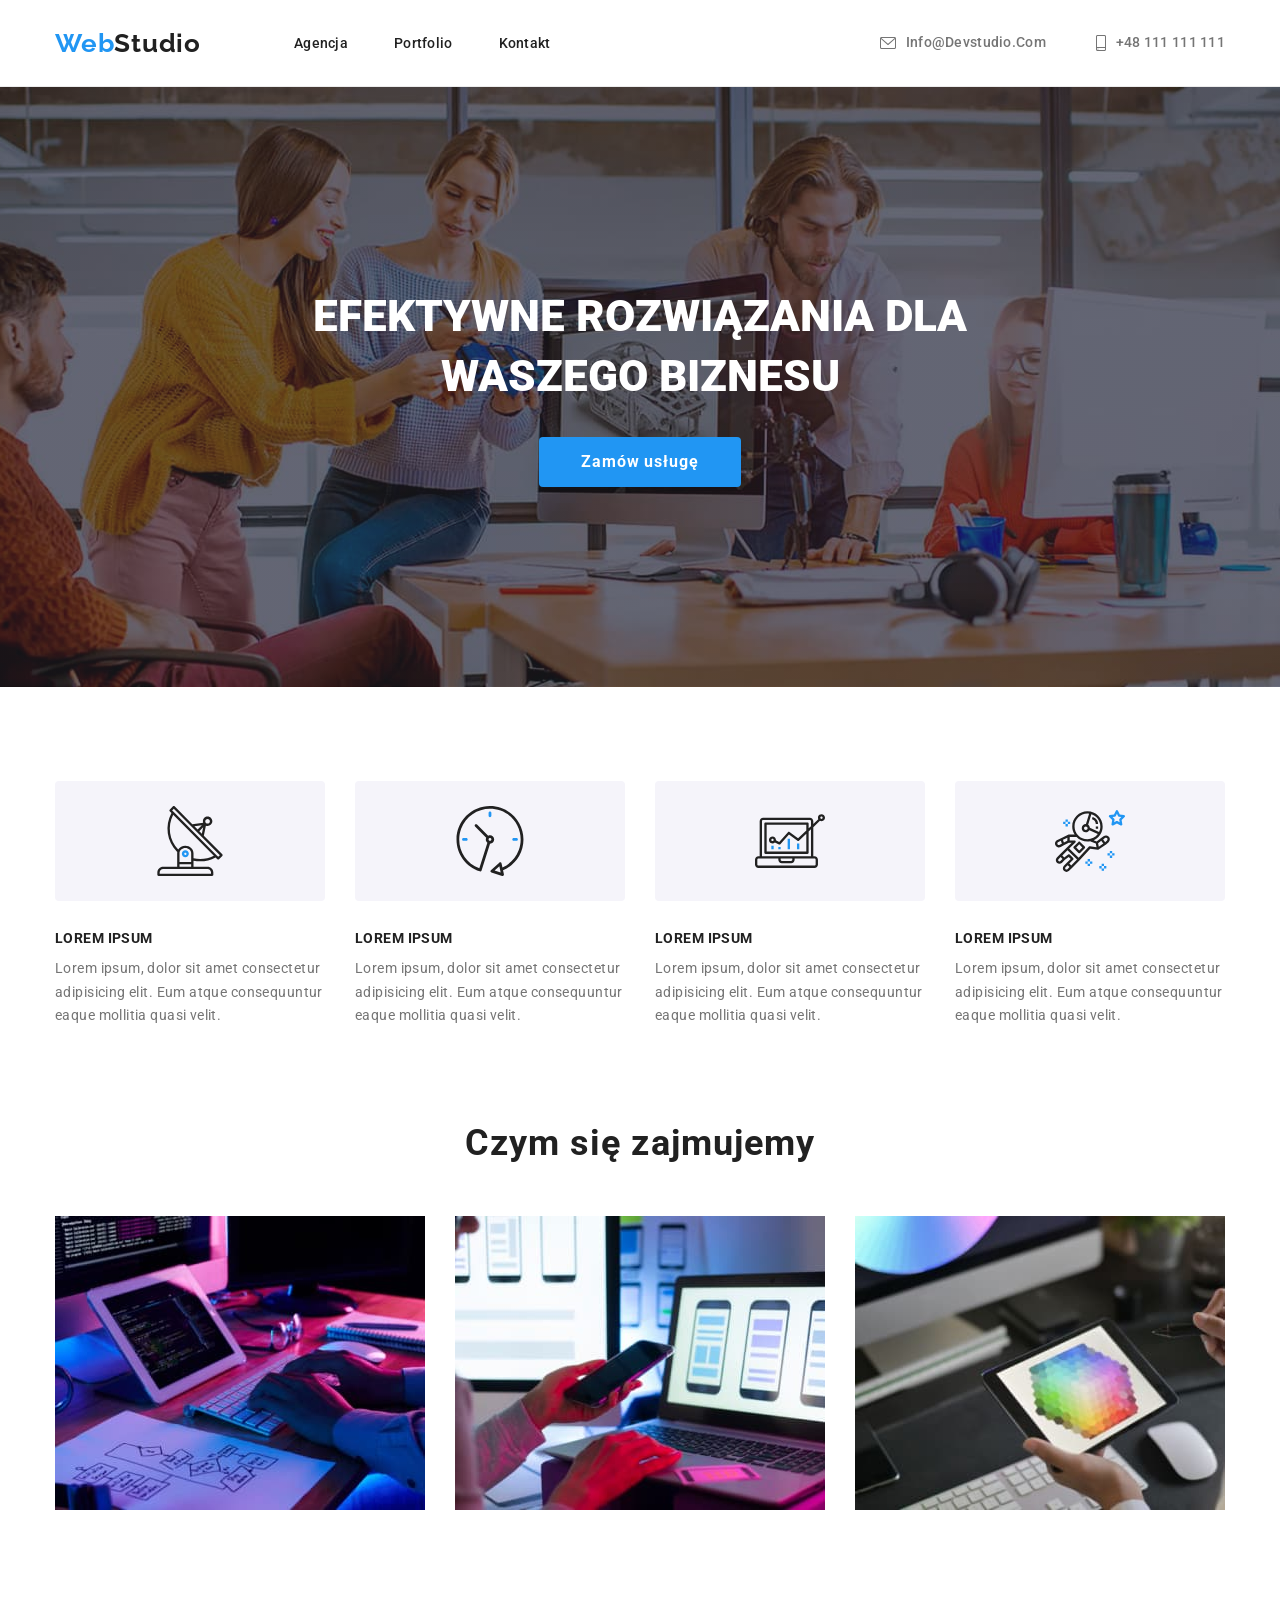
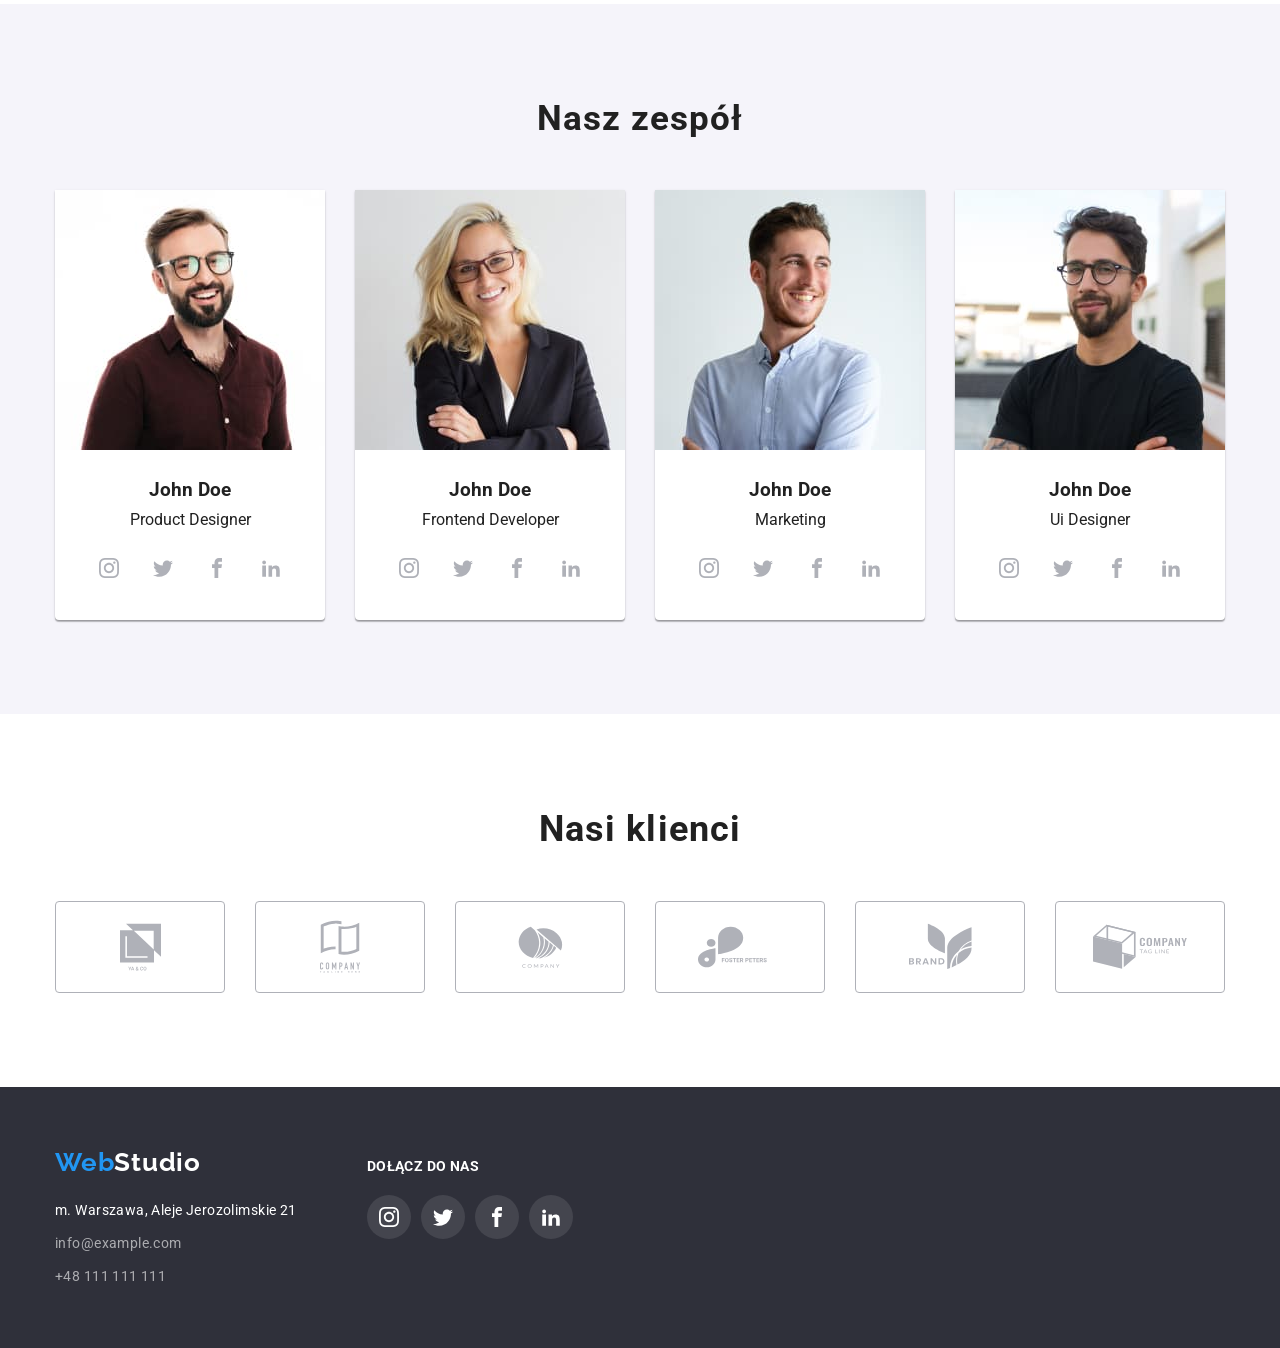
<file: index.html>
<!DOCTYPE html>
<html lang="pl">
  <head>
    <meta charset="UTF-8" />
    <meta name="viewport" content="width=device-width, initial-scale=1.0" />

    <!-- Modern normalize -->
    <link
      rel="stylesheet"
      href="https://cdnjs.cloudflare.com/ajax/libs/modern-normalize/1.0.0/modern-normalize.min.css"
    />

    <!-- Google fonts -->
    <link rel="preconnect" href="https://fonts.googleapis.com" />
    <link rel="preconnect" href="https://fonts.gstatic.com" crossorigin />
    <link
      href="https://fonts.googleapis.com/css2?family=Raleway:wght@700&family=Roboto:wght@400;500;700;900&display=swap"
      rel="stylesheet"
    />

    <!-- CSS -->
    <link rel="stylesheet" href="css/styles.css" />

    <!-- Page title -->
    <title>Web Studio</title>
  </head>

  <body>
    <header class="header">
      <div class="container">
        <div class="header-menu">
          <div class="header-menu-list">
            <!-- Logo -->
            <a class="header-menu-logo" href="index.html"><span>Web</span>Studio</a>

            <!-- Main navigation -->
            <nav>
              <ul class="header-menu-list-nav">
                <li class="header-menu-list-nav-item"><a class="header-menu-list-nav-link" href="">Agencja</a></li>
                <li class="header-menu-list-nav-item">
                  <a class="header-menu-list-nav-link" href="portfolio.html">Portfolio</a>
                </li>
                <li class="header-menu-list-nav-item"><a class="header-menu-list-nav-link" href="">Kontakt</a></li>
              </ul>
            </nav>
          </div>

          <!-- Contact -->
          <ul class="header-menu-list-contact">
            <li class="header-menu-list-contact-item">
              <a class="header-menu-list-contact-link" href="mailto:info@devstudio.com"
                ><svg class="icon envelope"><use href="images/icons.svg#icon-envelope"></use></svg>info@devstudio.com</a
              >
            </li>
            <li class="header-menu-list-contact-item">
              <a class="header-menu-list-contact-link" href="tel:+48111111111"
                ><svg class="icon smartphone"><use href="images/icons.svg#icon-smartphone"></use></svg>+48 111 111
                111</a
              >
            </li>
          </ul>
        </div>
      </div>
    </header>

    <main>
      <section class="hero">
        <div class="hero-image">
          <div class="container">
            <h1 class="hero-heading">Efektywne rozwiązania dla waszego biznesu</h1>
            <button class="hero-button" type="button">Zamów usługę</button>
          </div>
        </div>
      </section>

      <section class="section">
        <div class="container">
          <ul class="testimonials-list">
            <li class="testimonials-list-item">
              <div class="testimonials-list-item-thumbnail">
                <svg class="testimonials-list-item-thumbnail-icon">
                  <use href="images/icons.svg#icon-antenna"></use>
                </svg>
              </div>
              <h3 class="testimonials-item-heading">Lorem ipsum</h3>
              <p class="testimonials-item-text">
                Lorem ipsum, dolor sit amet consectetur adipisicing elit. Eum atque consequuntur eaque mollitia quasi
                velit.
              </p>
            </li>
            <li class="testimonials-list-item">
              <div class="testimonials-list-item-thumbnail">
                <svg class="testimonials-list-item-thumbnail-icon">
                  <use href="images/icons.svg#icon-clock"></use>
                </svg>
              </div>
              <h3 class="testimonials-item-heading">Lorem ipsum</h3>
              <p class="testimonials-item-text">
                Lorem ipsum, dolor sit amet consectetur adipisicing elit. Eum atque consequuntur eaque mollitia quasi
                velit.
              </p>
            </li>
            <li class="testimonials-list-item">
              <div class="testimonials-list-item-thumbnail">
                <svg class="testimonials-list-item-thumbnail-icon">
                  <use href="images/icons.svg#icon-diagram"></use>
                </svg>
              </div>
              <h3 class="testimonials-item-heading">Lorem ipsum</h3>
              <p class="testimonials-item-text">
                Lorem ipsum, dolor sit amet consectetur adipisicing elit. Eum atque consequuntur eaque mollitia quasi
                velit.
              </p>
            </li>
            <li class="testimonials-list-item">
              <div class="testimonials-list-item-thumbnail">
                <svg class="testimonials-list-item-thumbnail-icon">
                  <use href="images/icons.svg#icon-astronaut"></use>
                </svg>
              </div>
              <h3 class="testimonials-item-heading">Lorem ipsum</h3>
              <p class="testimonials-item-text">
                Lorem ipsum, dolor sit amet consectetur adipisicing elit. Eum atque consequuntur eaque mollitia quasi
                velit.
              </p>
            </li>
          </ul>

          <h2 class="services-heading">Czym się zajmujemy</h2>
          <ul class="services-list">
            <li class="services-list-item">
              <img
                class="services-list-item-image"
                src="images/close-up-image-programer-working-his-desk-office_1098-18707.jpg"
                alt="Close up image programer"
              />
            </li>
            <li class="services-list-item">
              <img
                class="services-list-item-image"
                src="images/web-ui-designers-are-developing-application-smartphones-team-creators-is-working-interface-mobile-phones_8119-2713.jpg"
                alt="Designer is developing smartphone application"
              />
            </li>
            <li class="services-list-item">
              <img
                class="services-list-item-image"
                src="images/creative-artist-web-design-with-working-colour-selection-graphic-tablet_35674-1119.jpg"
                alt="Creative artist with web design with working colour selection graphic tablet"
              />
            </li>
          </ul>
        </div>
      </section>

      <section class="section team">
        <div class="container">
          <h2 class="team-heading">Nasz zespół</h2>
          <ul class="team-list">
            <li class="team-list-item">
              <figure>
                <img
                  class="team-list-image"
                  src="images/john-doe-product-designer.jpg"
                  alt="John Doe product designer"
                />

                <figcaption>
                  <h3 class="team-list-item-heading">John Doe</h3>
                  <p class="team-list-item-text">Product Designer</p>

                  <!-- social links-->
                  <ul class="team-list-item-social-list">
                    <li>
                      <a class="team-list-item-social-list-item" href="">
                        <svg class="team-list-item-social-list-item-icon">
                          <use href="images/icons.svg#icon-instagram"></use></svg
                      ></a>
                    </li>
                    <li>
                      <a class="team-list-item-social-list-item" href="">
                        <svg class="team-list-item-social-list-item-icon">
                          <use href="images/icons.svg#icon-twitter"></use></svg
                      ></a>
                    </li>
                    <li>
                      <a class="team-list-item-social-list-item" href="">
                        <svg class="team-list-item-social-list-item-icon">
                          <use href="images/icons.svg#icon-facebook"></use></svg
                      ></a>
                    </li>
                    <li>
                      <a class="team-list-item-social-list-item" href="">
                        <svg class="team-list-item-social-list-item-icon">
                          <use href="images/icons.svg#icon-linkedin"></use></svg
                      ></a>
                    </li>
                  </ul>
                </figcaption>
              </figure>
            </li>
            <li class="team-list-item">
              <figure>
                <img
                  class="team-list-image"
                  src="images/john-doe-frontend-developer.jpg"
                  alt="John Doe frontend developer"
                />

                <figcaption>
                  <h3 class="team-list-item-heading">John Doe</h3>
                  <p class="team-list-item-text">Frontend Developer</p>

                  <!-- social links-->
                  <ul class="team-list-item-social-list">
                    <li>
                      <a class="team-list-item-social-list-item" href="">
                        <svg class="team-list-item-social-list-item-icon">
                          <use href="images/icons.svg#icon-instagram"></use></svg
                      ></a>
                    </li>
                    <li>
                      <a class="team-list-item-social-list-item" href="">
                        <svg class="team-list-item-social-list-item-icon">
                          <use href="images/icons.svg#icon-twitter"></use></svg
                      ></a>
                    </li>
                    <li>
                      <a class="team-list-item-social-list-item" href="">
                        <svg class="team-list-item-social-list-item-icon">
                          <use href="images/icons.svg#icon-facebook"></use></svg
                      ></a>
                    </li>
                    <li>
                      <a class="team-list-item-social-list-item" href="">
                        <svg class="team-list-item-social-list-item-icon">
                          <use href="images/icons.svg#icon-linkedin"></use></svg
                      ></a>
                    </li>
                  </ul>
                </figcaption>
              </figure>
            </li>
            <li class="team-list-item">
              <figure>
                <img class="team-list-image" src="images/john-doe-marketing.jpg" alt="John Doe marketing" />

                <figcaption>
                  <h3 class="team-list-item-heading">John Doe</h3>
                  <p class="team-list-item-text">Marketing</p>

                  <!-- social links-->
                  <ul class="team-list-item-social-list">
                    <li>
                      <a class="team-list-item-social-list-item" href="">
                        <svg class="team-list-item-social-list-item-icon">
                          <use href="images/icons.svg#icon-instagram"></use></svg
                      ></a>
                    </li>
                    <li>
                      <a class="team-list-item-social-list-item" href="">
                        <svg class="team-list-item-social-list-item-icon">
                          <use href="images/icons.svg#icon-twitter"></use></svg
                      ></a>
                    </li>
                    <li>
                      <a class="team-list-item-social-list-item" href="">
                        <svg class="team-list-item-social-list-item-icon">
                          <use href="images/icons.svg#icon-facebook"></use></svg
                      ></a>
                    </li>
                    <li>
                      <a class="team-list-item-social-list-item" href="">
                        <svg class="team-list-item-social-list-item-icon">
                          <use href="images/icons.svg#icon-linkedin"></use></svg
                      ></a>
                    </li>
                  </ul>
                </figcaption>
              </figure>
            </li>
            <li class="team-list-item">
              <figure>
                <img class="team-list-image" src="images/john-doe-ui-designer.jpg" alt="John Doe Ui designer" />

                <figcaption>
                  <h3 class="team-list-item-heading">John Doe</h3>
                  <p class="team-list-item-text">Ui Designer</p>

                  <!-- social links-->
                  <ul class="team-list-item-social-list">
                    <li>
                      <a class="team-list-item-social-list-item" href="">
                        <svg class="team-list-item-social-list-item-icon">
                          <use href="images/icons.svg#icon-instagram"></use></svg
                      ></a>
                    </li>
                    <li>
                      <a class="team-list-item-social-list-item" href="">
                        <svg class="team-list-item-social-list-item-icon">
                          <use href="images/icons.svg#icon-twitter"></use></svg
                      ></a>
                    </li>
                    <li>
                      <a class="team-list-item-social-list-item" href="">
                        <svg class="team-list-item-social-list-item-icon">
                          <use href="images/icons.svg#icon-facebook"></use></svg
                      ></a>
                    </li>
                    <li>
                      <a class="team-list-item-social-list-item" href="">
                        <svg class="team-list-item-social-list-item-icon">
                          <use href="images/icons.svg#icon-linkedin"></use></svg
                      ></a>
                    </li>
                  </ul>
                </figcaption>
              </figure>
            </li>
          </ul>
        </div>
      </section>

      <section class="section">
        <div class="container">
          <h2 class="clients-heading">Nasi klienci</h2>
          <ul class="clients-list">
            <li>
              <a class="clients-list-item" href="">
                <svg class="clients-list-item-icon company01">
                  <use href="images/icons.svg#client-icon-company-01"></use></svg
              ></a>
            </li>
            <li>
              <a class="clients-list-item" href="">
                <svg class="clients-list-item-icon company02">
                  <use href="images/icons.svg#client-icon-company-02"></use></svg
              ></a>
            </li>
            <li>
              <a class="clients-list-item" href="">
                <svg class="clients-list-item-icon company03">
                  <use href="images/icons.svg#client-icon-company-03"></use></svg
              ></a>
            </li>
            <li>
              <a class="clients-list-item" href="">
                <svg class="clients-list-item-icon company04">
                  <use href="images/icons.svg#client-icon-company-04"></use></svg
              ></a>
            </li>
            <li>
              <a class="clients-list-item" href="">
                <svg class="clients-list-item-icon company05">
                  <use href="images/icons.svg#client-icon-company-05"></use></svg
              ></a>
            </li>
            <li>
              <a class="clients-list-item" href="">
                <svg class="clients-list-item-icon company06">
                  <use href="images/icons.svg#client-icon-company-06"></use></svg
              ></a>
            </li>
          </ul>
        </div>
      </section>
    </main>

    <footer class="footer">
      <div class="container footer-flex">
        <div class="footer-address">
          <!-- Logo -->
          <a class="footer-logo" href="index.html"><span>Web</span>Studio</a>
          <!-- Contact -->
          <address>
            <ul>
              <li class="footer-text">m. Warszawa, Aleje Jerozolimskie 21</li>
              <li class="footer-text"><a class="footer-link" href="mailto:info@example.com">info@example.com</a></li>
              <li class="footer-text"><a class="footer-link" href="tel:+48111111111">+48 111 111 111</a></li>
            </ul>
          </address>
        </div>
        <section class="footer-join-us">
          <h3 class="footer-h3">Dołącz do nas</h3>
          <!-- social links-->
          <ul class="footer-social-list">
            <li>
              <a class="footer-social-list-item" href="">
                <svg class="footer-social-list-item-icon">
                  <use href="images/icons.svg#icon-instagram"></use></svg
              ></a>
            </li>
            <li>
              <a class="footer-social-list-item" href="">
                <svg class="footer-social-list-item-icon">
                  <use href="images/icons.svg#icon-twitter"></use></svg
              ></a>
            </li>
            <li>
              <a class="footer-social-list-item" href=""
                ><svg class="footer-social-list-item-icon">
                  <use href="images/icons.svg#icon-facebook"></use></svg
              ></a>
            </li>
            <li>
              <a class="footer-social-list-item" href="">
                <svg class="footer-social-list-item-icon">
                  <use href="images/icons.svg#icon-linkedin"></use></svg
              ></a>
            </li>
          </ul>
        </section>
      </div>
    </footer>
  </body>
</html>
</file>
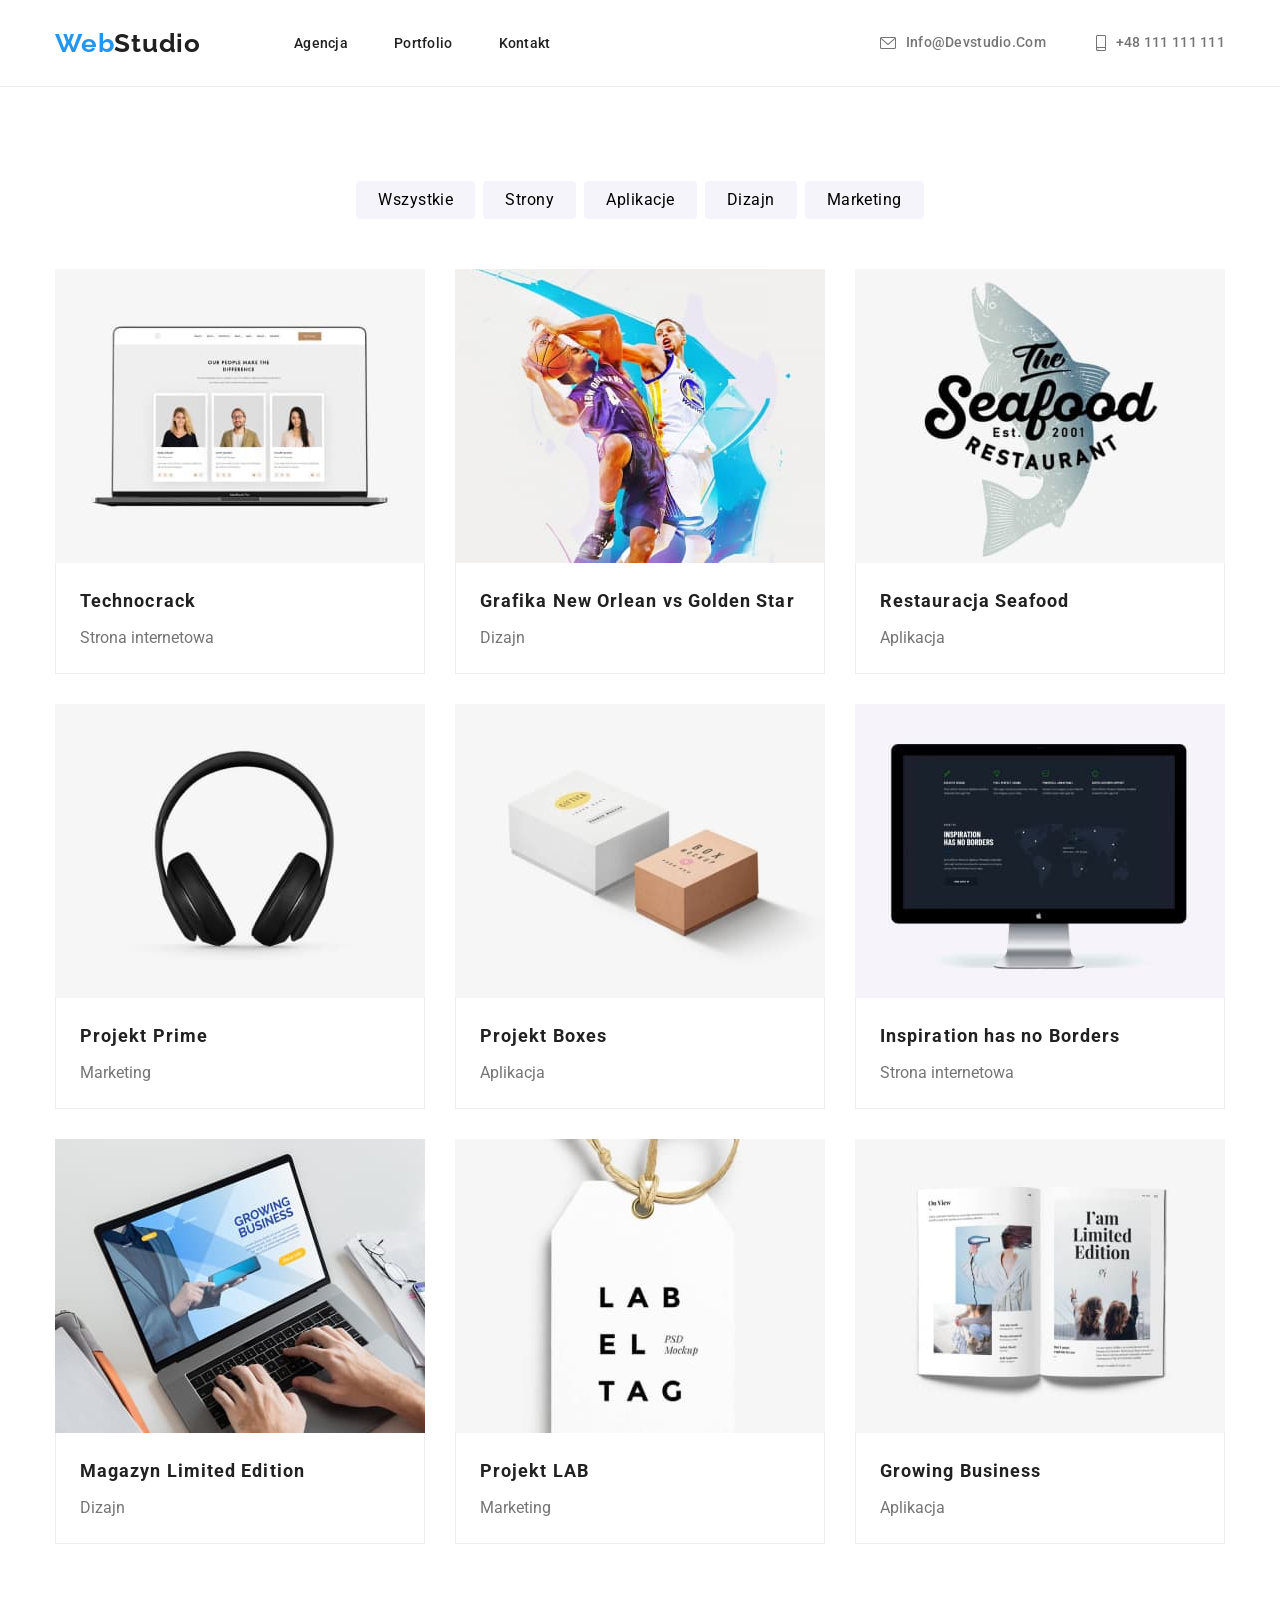
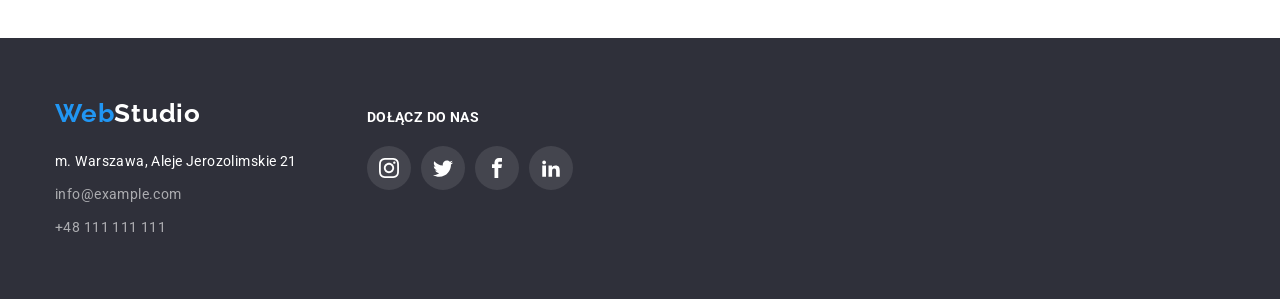
<file: portfolio.html>
<!DOCTYPE html>
<html lang="pl">
  <head>
    <meta charset="UTF-8" />
    <meta name="viewport" content="width=device-width, initial-scale=1.0" />

    <!-- Modern normalize -->
    <link
      rel="stylesheet"
      href="https://cdnjs.cloudflare.com/ajax/libs/modern-normalize/1.0.0/modern-normalize.min.css"
    />

    <!-- Google fonts -->
    <link rel="preconnect" href="https://fonts.googleapis.com" />
    <link rel="preconnect" href="https://fonts.gstatic.com" crossorigin />
    <link
      href="https://fonts.googleapis.com/css2?family=Raleway:wght@700&family=Roboto:wght@400;500;700;900&display=swap"
      rel="stylesheet"
    />

    <!-- CSS -->
    <link rel="stylesheet" href="css/styles.css" />

    <!-- Page title -->
    <title>Web Studio</title>
  </head>

  <body>
    <header class="header">
      <div class="container">
        <div class="header-menu">
          <div class="header-menu-list">
            <!-- Logo -->
            <a class="header-menu-logo" href="index.html"><span>Web</span>Studio</a>

            <!-- Main navigation -->
            <nav>
              <ul class="header-menu-list-nav">
                <li class="header-menu-list-nav-item"><a class="header-menu-list-nav-link" href="">Agencja</a></li>
                <li class="header-menu-list-nav-item">
                  <a class="header-menu-list-nav-link" href="portfolio.html">Portfolio</a>
                </li>
                <li class="header-menu-list-nav-item"><a class="header-menu-list-nav-link" href="">Kontakt</a></li>
              </ul>
            </nav>
          </div>

          <!-- Contact -->
          <ul class="header-menu-list-contact">
            <li class="header-menu-list-contact-item">
              <a class="header-menu-list-contact-link" href="mailto:info@devstudio.com"
                ><svg class="icon envelope"><use href="images/icons.svg#icon-envelope"></use></svg>info@devstudio.com</a
              >
            </li>
            <li class="header-menu-list-contact-item">
              <a class="header-menu-list-contact-link" href="tel:+48111111111"
                ><svg class="icon smartphone"><use href="images/icons.svg#icon-smartphone"></use></svg>+48 111 111
                111</a
              >
            </li>
          </ul>
        </div>
      </div>
    </header>

    <main>
      <div class="container">
        <!-- portfolio -->
        <section class="section">
          <!-- portfolio filter buttons -->
          <section>
            <ul class="portfolio-filter-list">
              <li class="portfolio-filter-item">
                <button class="portfolio-filter-button" type="button">Wszystkie</button>
              </li>
              <li class="portfolio-filter-item">
                <button class="portfolio-filter-button" type="button">Strony</button>
              </li>
              <li class="portfolio-filter-item">
                <button class="portfolio-filter-button" type="button">Aplikacje</button>
              </li>
              <li class="portfolio-filter-item">
                <button class="portfolio-filter-button" type="button">Dizajn</button>
              </li>
              <li class="portfolio-filter-item">
                <button class="portfolio-filter-button" type="button">Marketing</button>
              </li>
            </ul>
          </section>

          <!-- portoflio content -->
          <section class="portfolio">
            <ul class="portfolio-list">
              <li>
                <a class="portfolio-list-item" href="">
                  <figure>
                    <img
                      class="portfolio-list-item-image"
                      src="images/portfolio1.jpg"
                      alt="Laptop ze stroną internetową na ekranie."
                    />
                    <figcaption>
                      <h3 class="portfolio-list-item-heading">Technocrack</h3>
                      <p class="portfolio-list-item-text">Strona internetowa</p>
                    </figcaption>
                  </figure>
                </a>
              </li>
              <li>
                <a class="portfolio-list-item" href="">
                  <figure>
                    <img
                      class="portfolio-list-item-image"
                      src="images/portfolio2.jpg"
                      alt="Grafika dwóch skaczących zawodników NBA"
                    />
                    <figcaption>
                      <h3 class="portfolio-list-item-heading">Grafika New Orlean vs Golden Star</h3>
                      <p class="portfolio-list-item-text">Dizajn</p>
                    </figcaption>
                  </figure>
                </a>
              </li>
              <li>
                <a class="portfolio-list-item" href="">
                  <figure>
                    <img
                      class="portfolio-list-item-image"
                      src="images/portfolio3.jpg"
                      alt="Aplikacja dla restauracji podającej owoce morza"
                    />
                    <figcaption>
                      <h3 class="portfolio-list-item-heading">Restauracja Seafood</h3>
                      <p class="portfolio-list-item-text">Aplikacja</p>
                    </figcaption>
                  </figure></a
                >
              </li>
              <li>
                <a class="portfolio-list-item" href="">
                  <figure>
                    <img
                      class="portfolio-list-item-image"
                      src="images/portfolio4.jpg"
                      alt="Słuchawki nauszne od frontu"
                    />
                    <figcaption>
                      <h3 class="portfolio-list-item-heading">Projekt Prime</h3>
                      <p class="portfolio-list-item-text">Marketing</p>
                    </figcaption>
                  </figure></a
                >
              </li>
              <li>
                <a class="portfolio-list-item" href="">
                  <figure>
                    <img
                      class="portfolio-list-item-image"
                      src="images/portfolio5.jpg"
                      alt="Grafika przedstawiająca dwa pudełka"
                    />
                    <figcaption>
                      <h3 class="portfolio-list-item-heading">Projekt Boxes</h3>
                      <p class="portfolio-list-item-text">Aplikacja</p>
                    </figcaption>
                  </figure></a
                >
              </li>
              <li>
                <a class="portfolio-list-item" href="">
                  <figure>
                    <img
                      class="portfolio-list-item-image"
                      src="images/portfolio6.jpg"
                      alt="Strona internetowa pokazywana na komputerze iMac"
                    />
                    <figcaption>
                      <h3 class="portfolio-list-item-heading">Inspiration has no Borders</h3>
                      <p class="portfolio-list-item-text">Strona internetowa</p>
                    </figcaption>
                  </figure></a
                >
              </li>
              <li>
                <a class="portfolio-list-item" href="">
                  <figure>
                    <img
                      class="portfolio-list-item-image"
                      src="images/portfolio7.jpg"
                      alt="Otwarty papierowy magazyn na szarym tle widziany z góry"
                    />
                    <figcaption>
                      <h3 class="portfolio-list-item-heading">Magazyn Limited Edition</h3>
                      <p class="portfolio-list-item-text">Dizajn</p>
                    </figcaption>
                  </figure></a
                >
              </li>
              <li>
                <a class="portfolio-list-item" href="">
                  <figure>
                    <img
                      class="portfolio-list-item-image"
                      src="images/portfolio8.jpg"
                      alt="Projekt zawieszki z widocznym napisem Label Tag"
                    />
                    <figcaption>
                      <h3 class="portfolio-list-item-heading">Projekt LAB</h3>
                      <p class="portfolio-list-item-text">Marketing</p>
                    </figcaption>
                  </figure></a
                >
              </li>
              <li>
                <a class="portfolio-list-item" href="">
                  <figure>
                    <img
                      class="portfolio-list-item-image"
                      src="images/portfolio9.jpg"
                      alt="Otwarty komputer Macbook z widoczna stroną internetową"
                    />
                    <figcaption>
                      <h3 class="portfolio-list-item-heading">Growing Business</h3>
                      <p class="portfolio-list-item-text">Aplikacja</p>
                    </figcaption>
                  </figure></a
                >
              </li>
            </ul>
          </section>
        </section>
      </div>
    </main>

    <footer class="footer">
      <div class="container footer-flex">
        <div class="footer-address">
          <!-- Logo -->
          <a class="footer-logo" href="index.html"><span>Web</span>Studio</a>
          <!-- Contact -->
          <address>
            <ul>
              <li class="footer-text">m. Warszawa, Aleje Jerozolimskie 21</li>
              <li class="footer-text"><a class="footer-link" href="mailto:info@example.com">info@example.com</a></li>
              <li class="footer-text"><a class="footer-link" href="tel:+48111111111">+48 111 111 111</a></li>
            </ul>
          </address>
        </div>
        <section class="footer-join-us">
          <h3 class="footer-h3">Dołącz do nas</h3>
          <!-- social links-->
          <ul class="footer-social-list">
            <li>
              <a class="footer-social-list-item" href="">
                <svg class="footer-social-list-item-icon">
                  <use href="images/icons.svg#icon-instagram"></use></svg
              ></a>
            </li>
            <li>
              <a class="footer-social-list-item" href="">
                <svg class="footer-social-list-item-icon">
                  <use href="images/icons.svg#icon-twitter"></use></svg
              ></a>
            </li>
            <li>
              <a class="footer-social-list-item" href=""
                ><svg class="footer-social-list-item-icon">
                  <use href="images/icons.svg#icon-facebook"></use></svg
              ></a>
            </li>
            <li>
              <a class="footer-social-list-item" href="">
                <svg class="footer-social-list-item-icon">
                  <use href="images/icons.svg#icon-linkedin"></use></svg
              ></a>
            </li>
          </ul>
        </section>
      </div>
    </footer>
  </body>
</html>
</file>
<file: css/styles.css>
* {
  margin: 0px;
  padding: 0px;
}

*,
*::before,
*::after {
  box-sizing: border-box;
}

:root {
  --link-color: #212121;
  --link-color-hover: #2196f3;
  --link-color-active: #2196f3;
  --logo-color-accent: #2196f3;
  --portfolio-filter-button-color: #f5f4fa;
  --hero-button-color: #2196f3;
  --testimonials-list-item-thumbnail-bg: #f5f4fa;
  --testimonials-list-item-thumbnail-icon-main-color: #212121;
  --testimonials-list-item-thumbnail-icon-accent-color: #2196f3;
  --team-list-item-social-list-item-icon-color: #afb1b8;
  --team-list-item-social-list-item-icon-color-hover: #fff;
  --team-list-item-social-list-item-icon-color-bg-hover: #2196f3;
  --clients-list-item-border-color: #afb1b8;
  --clients-list-item-icon-color: #afb1b8;
  --clients-list-item-item-color-hover: #2196f3;
}

/* Style declaration order:
1. Positioning
2. Box model
3. Typography
4. Visual
5. Misc
*/

body {
  font-family: 'Roboto', 'Raleway', sans-serif;
  font-style: normal;
  color: #212121;
  background-color: #fff;
}

a {
  text-decoration: none;
}

.container {
  max-width: 1200px;
  margin: 0 auto;
  padding: 0 15px;
}

.section {
  padding: 94px 0;
}

/* Header */

.header {
  border-bottom: 1px solid #ececec;
  background-color: #fff;
  padding: 25px 0;
}

.header-menu {
  display: flex;
  justify-content: space-between;
  flex-wrap: wrap;
  align-items: center;
}

.header-menu-list {
  display: flex;
  flex-wrap: wrap;
  align-items: center;
  list-style: none;
}

.header-menu-list-nav {
  display: flex;
  flex-wrap: wrap;
  align-items: center;
  list-style: none;
  margin-left: -46px;
}
.header-menu-logo {
  font-family: 'raleway';
  font-style: normal;
  font-weight: 700;
  font-size: 26px;
  line-height: 1.19em;
  letter-spacing: 0.03em;
  text-transform: capitalize;
  color: #212121;
  margin-right: 93px;
}

.header-menu-logo > span {
  color: var(--logo-color-accent);
}

.header-menu-list-nav-item {
  margin-left: 46px;
}

.header-menu-list-nav-link {
  font-size: 14px;
  font-weight: 500;
  line-height: 1.14em;
  letter-spacing: 0.02em;
  font-style: normal;
  text-transform: capitalize;
  color: #212121;
}

.header-menu-list-contact {
  display: flex;
  flex-wrap: wrap;
  align-items: center;
  list-style: none;
  margin-left: -50px;
}

.header-menu-list-contact-item {
  margin-left: 50px;
}

.header-menu-list-contact-item a {
  display: flex;
  align-items: center;
}

.header-menu-list-contact-item .icon {
  fill: currentColor;
  margin-right: 10px;
}

.header-menu-list-contact-item .envelope {
  width: 16px;
  height: 12px;
}

.header-menu-list-contact-item .smartphone {
  width: 10px;
  height: 36px;
}

.header-menu-list-contact-link {
  font-size: 14px;
  font-weight: 500;
  line-height: 1.14em;
  letter-spacing: 0.02em;
  font-style: normal;
  text-transform: capitalize;
  color: #757575;
}

.header-menu-list-contact-link:hover,
.header-menu-list-contact-link:active,
.header-menu-list-contact-link:focus,
.header-menu-list-nav-link:hover,
.header-menu-list-nav-link:active,
.header-menu-list-nav-link:focus {
  color: var(--link-color-hover);
}

/* Hero */

.hero {
  color: #fff;
  text-align: center;
}

.hero-image {
  max-width: 1600px;
  padding: 200px 0;
  background-image: linear-gradient(rgba(47, 48, 58, 0.4), rgba(47, 48, 58, 0.4)), url('../images/hero-image.jpg');
  background-size: cover;
  background-position: center;
  background-repeat: no-repeat;
  margin: 0 auto;
}

.hero-button {
  font-weight: 700;
  color: #fff;
  background-color: var(--hero-button-color);
  border: 0px;
  padding: 10px 42px;
  border-radius: 4px;
  line-height: 1.875em;
  letter-spacing: 0.06em;
  box-shadow: 0px 4px 4px rgba(0, 0, 0, 0.15);
  cursor: pointer;
}

.hero-button:hover,
.hero-button:active {
  background-color: var(--link-color-hover);
  color: #fff;
}

.hero-heading {
  font-weight: 900;
  font-size: 44px;
  line-height: 1.36em;
  text-transform: uppercase;
  max-width: 696px;
  margin: 0 auto 30px;
}

/* Testimonials */

.testimonials-list {
  display: flex;
  list-style-type: none;
  flex-wrap: wrap;
  margin-left: -30px;
  margin-bottom: -30px;
  padding-bottom: 94px;
}

.testimonials-list-item {
  margin-left: 30px;
  margin-bottom: 30px;
  max-width: 270px;
}

.testimonials-list-item-thumbnail {
  display: flex;
  justify-content: center;
  height: 120px;
  padding: 25px 0;
  border-radius: 4px;
  margin-bottom: 30px;
  background-color: var(--testimonials-list-item-thumbnail-bg);
}

.testimonials-list-item-thumbnail-icon {
  width: 70px;
  height: 70px;
}

.testimonials-item-heading {
  font-size: 14px;
  font-weight: 700;
  text-transform: uppercase;
  line-height: 1.14em;
  letter-spacing: 0.03em;
  margin-bottom: 10px;
}

.testimonials-item-text {
  font-weight: 400;
  font-size: 14px;
  line-height: 1.71em;
  letter-spacing: 0.03em;
  color: #757575;
}

/* Services */

.services-heading {
  font-weight: 700;
  font-size: 36px;
  line-height: 1.2em;
  letter-spacing: 0.03em;
  margin-bottom: 50px;
  text-align: center;
}

.services-list {
  display: flex;
  flex-wrap: wrap;
  margin-bottom: -30px;
  margin-left: -30px;
}

.services-list-item {
  list-style-type: none;
  margin-bottom: 30px;
  margin-left: 30px;
}

.services-list-item-image {
  min-width: 370px;
  display: block;
}

/* Team */

.team {
  background-color: #f5f4fa;
}

.team-heading {
  font-weight: 700;
  font-size: 35px;
  line-height: 1.2em;
  letter-spacing: 0.03em;
  margin-bottom: 50px;
  text-align: center;
}

.team-list {
  list-style-type: none;
  display: flex;
  flex-wrap: wrap;
  margin-left: -30px;
  margin-bottom: -30px;
}

.team-list-item {
  display: flex;
  flex-direction: column;
  align-content: center;
  background-color: #fff;
  box-shadow: 0px 1px 3px rgba(0, 0, 0, 0.12), 0px 1px 1px rgba(0, 0, 0, 0.14), 0px 2px 1px rgba(0, 0, 0, 0.2);
  border-radius: 0px 0px 4px 4px;
  margin-left: 30px;
  margin-bottom: 30px;
}

.team-list-image {
  min-width: 270px;
  display: block;
}

.team-list-item figcaption {
  display: flex;
  flex-direction: column;
  align-items: center;
  padding: 30px;
}

.team-list-item-heading {
  margin-bottom: 10px;
}

.team-list-item-text {
  margin-bottom: 16px;
}

.team-list-item-social-list {
  list-style-type: none;
  display: flex;
  align-items: center;
  margin-left: -10px;
}

.team-list-item-social-list-item {
  display: flex;
  justify-content: center;
  align-items: center;
  align-self: center;
  width: 44px;
  height: 44px;
  margin-left: 10px;
  border-radius: 50%;
  background-color: #fff;
  color: var(--team-list-item-social-list-item-icon-color);
}

.team-list-item-social-list-item-icon {
  width: 20px;
  height: 20px;
  fill: currentcolor;
}

.team-list-item-social-list-item:hover,
.team-list-item-social-list-item:focus {
  background-color: var(--team-list-item-social-list-item-icon-color-bg-hover);
  color: var(--team-list-item-social-list-item-icon-color-hover);
}

/* Clients */

.clients-heading {
  font-weight: 700;
  font-size: 36px;
  line-height: 1.2em;
  letter-spacing: 0.03em;
  margin-bottom: 50px;
  text-align: center;
}

.clients-list {
  list-style-type: none;
  display: flex;
  flex-wrap: wrap;
  margin-left: -30px;
  margin-bottom: -30px;
}

.clients-list-item {
  display: flex;
  justify-content: center;

  height: 92px;
  min-width: 170px;
  border: 1px solid var(--clients-list-item-border-color);
  border-radius: 4px;
  margin-left: 30px;
  margin-bottom: 30px;
  cursor: pointer;
  color: var(--clients-list-item-icon-color);
}

.header-menu-list-contact-item .icon {
  fill: currentColor;
  margin-right: 10px;
}

.clients-list-item-icon {
  display: flex;
  align-self: center;
  --clients-list-item-icon-color: currentcolor;
}

.clients-list-item .company01 {
  width: 41px;
  height: 48px;
}

.clients-list-item .company02 {
  width: 40px;
  height: 53px;
}

.clients-list-item .company03 {
  width: 45px;
  height: 42px;
}

.clients-list-item .company04 {
  width: 85px;
  height: 42px;
}

.clients-list-item .company05 {
  width: 63px;
  height: 47px;
}

.clients-list-item .company06 {
  width: 94px;
  height: 45px;
}

.clients-list-item:hover,
.clients-list-item:focus {
  border: 1px solid var(--clients-list-item-item-color-hover);
  color: var(--clients-list-item-item-color-hover);
}

/* Portfolio */

.portfolio-filter-list {
  display: flex;
  justify-content: center;
  list-style-type: none;
  flex-wrap: wrap;
  margin-left: -8px;
  margin-bottom: -8px;
  padding-bottom: 50px;
}

.portfolio-filter-item {
  margin-left: 8px;
  margin-bottom: 8px;
}

.portfolio-filter-button {
  background-color: var(--portfolio-filter-button-color);
  border: 0px;
  padding: 6px 22px;
  border-radius: 4px;
  line-height: 1.625em;
  letter-spacing: 0.03em;
  cursor: pointer;
}

.portfolio-filter-button:hover,
.portfolio-filter-button:active,
.portfolio-filter-button:focus {
  background-color: var(--link-color-hover);
  color: #fff;
  box-shadow: 0px 3px 1px rgba(0, 0, 0, 0.1), 0px 1px 2px rgba(0, 0, 0, 0.08), 0px 2px 2px rgba(0, 0, 0, 0.12);
}

.portfolio-list {
  list-style-type: none;
  display: flex;
  flex-wrap: wrap;
  margin-left: -30px;
  margin-bottom: -30px;
}

.portfolio-list-item {
  display: flex;
  background-color: #fff;
  margin-left: 30px;
  margin-bottom: 30px;
  max-width: 370px;
}

.portfolio-list-item:hover,
.portfolio-list-item:focus {
  box-shadow: 0px 1px 1px rgba(0, 0, 0, 0.12), 0px 4px 4px rgba(0, 0, 0, 0.06), 1px 4px 6px rgba(0, 0, 0, 0.16);
}

.portfolio-list-item figcaption {
  border-right: 1px solid #eeeeee;
  border-bottom: 1px solid #eeeeee;
  border-left: 1px solid #eeeeee;
}

.portfolio-list-item-image {
  display: block;
}

.portfolio-list-item-heading {
  font-size: 18px;
  line-height: 2;
  letter-spacing: 0.06em;
  padding: 20px 24px 4px 24px;
  color: var(--link-color);
}

.portfolio-list-item-text {
  line-height: 1.875em;
  color: #757575;
  padding: 0px 24px 20px 24px;
}

/* Footer */

.footer {
  font-style: normal;
  background-color: #2f303a;
  color: #fff;
  padding: 60px 0;
}

.footer-flex {
  display: flex;
}

.footer-address {
  margin-right: 70px;
}

.footer-logo {
  display: inline-block;
  font-family: 'raleway';
  font-style: normal;
  font-weight: 700;
  font-size: 26px;
  line-height: 1.19em;
  letter-spacing: 0.03em;
  text-transform: capitalize;
  margin-bottom: 20px;
  color: #fff;
}

.footer-logo > span {
  color: var(--logo-color-accent);
}

.footer-text {
  font-style: normal;
  font-size: 14px;
  line-height: 24px;
  letter-spacing: 0.03em;
  font-weight: 400;
  list-style-type: none;
  color: #fff;
  margin-bottom: 9px;
}

.footer-text:last-child {
  margin-bottom: 0;
}

.footer-link {
  color: rgba(255, 255, 255, 0.6);
}

.footer-link:hover,
.footer-link:focus {
  color: rgba(255, 255, 255, 1);
}

.footer-h3 {
  font-style: normal;
  font-weight: 700;
  text-transform: uppercase;
  font-size: 14px;
  line-height: 1.14em;
  letter-spacing: 0.03em;
}

.footer-join-us {
  display: flex;
  flex-direction: column;
  justify-content: start;
  padding-top: 12px;
}

.footer-social-list {
  display: flex;
  align-items: center;
  list-style-type: none;
  margin-top: 20px;
  margin-left: -10px;
}

.footer-social-list-item {
  display: flex;
  justify-content: center;
  align-items: center;
  align-self: center;
  width: 44px;
  height: 44px;
  margin-left: 10px;
  border-radius: 50%;
  background-color: rgba(255, 255, 255, 0.1);
  color: #fff;
}

.footer-social-list-item-icon {
  width: 20px;
  height: 20px;
  fill: currentcolor;
}

.footer-social-list-item:hover,
.footer-social-list-item:focus {
  background-color: var(--team-list-item-social-list-item-icon-color-bg-hover);
  color: var(--team-list-item-social-list-item-icon-color-hover);
}
</file>
